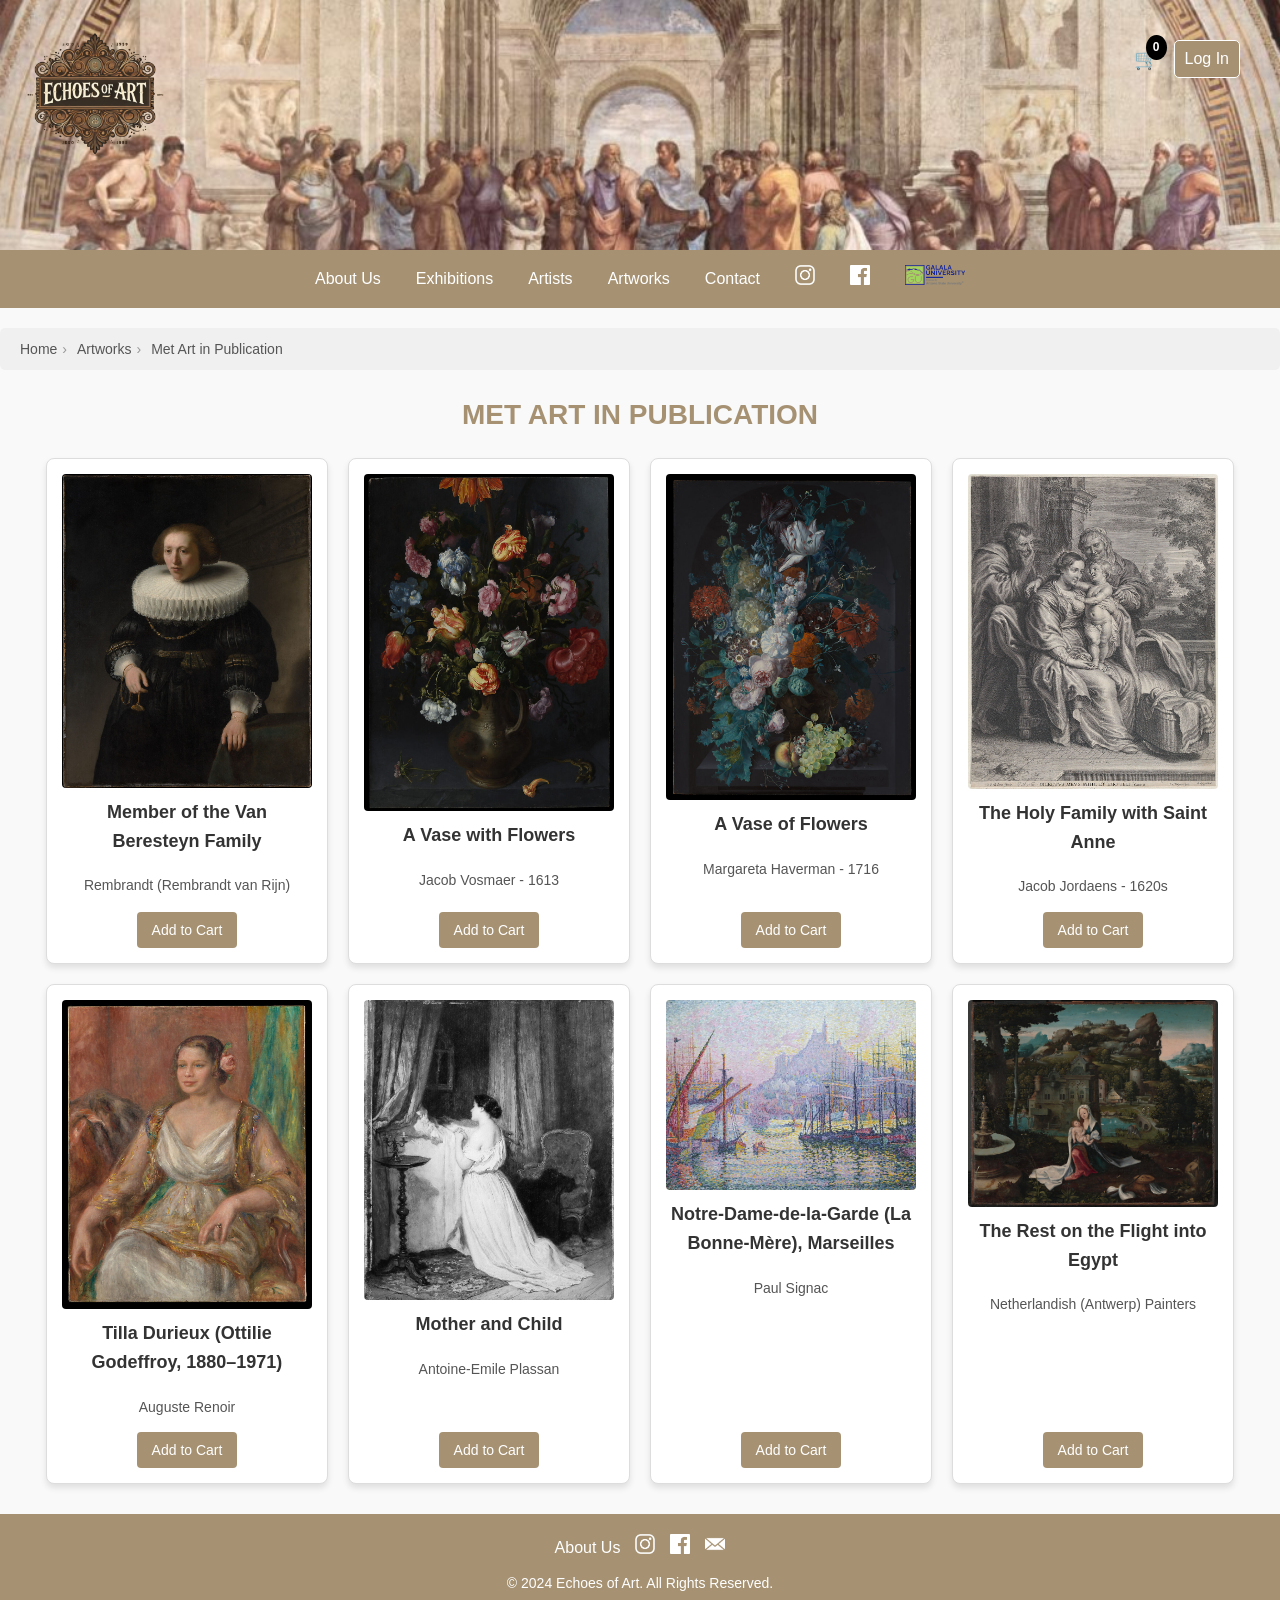
<file: index.html>
<!DOCTYPE html>
<html lang="en">
<head>
    <meta charset="UTF-8">
    <meta name="viewport" content="width=device-width, initial-scale=1.0">
    <title>Echoes of Art</title>
    <link rel="stylesheet" href="css/global.css">
</head>

<body>
   <!-- Header Section -->
<header>
    <div class="header-image">
        <a href="index.html">
            <img src="images/logo.png" alt="Echoes of Art Logo" class="logo">
        </a>
        <!-- Cart and Login Buttons -->
        <div class="header-actions">    
            <div class="cart">
                <span class="cart-icon" onclick="toggleCart()">🛒</span>
                <span class="cart-badge" id="cart-count">0</span>
            </div>
            <a href="pages/login.html" class="login-btn">Log In</a>
        </div>
    </div>

    <!-- Navigation Bar -->
    <nav class="main-nav">
        <ul>
            <li><a href="pages/about.html">About Us</a></li>
            <li><a href="pages/exhibitions.html">Exhibitions</a></li>
            <li><a href="pages/artists.html">Artists</a></li>
            <li><a href="pages/artworks.html">Artworks</a></li>
            <li><a href="pages/contact.html">Contact</a></li>
            <li>
                <a href="https://www.instagram.com/" aria-label="Instagram">
                    <img src="images/ig.png" alt="Instagram Icon" class="icons">
                </a>
            </li>
            <li>
                <a href="https://www.facebook.com/" aria-label="Facebook">
                    <img src="images/fb.png" alt="Facebook Icon" class="icons">
                </a>
            </li>
            <li>
                <a href="https://www.gu.edu.eg/" aria-label="GU Website">
                    <img src="images/GU.png" alt="GU Logo" class="gu">
                </a>
            </li>
        </ul>
    </nav>
</header>

    <!-- Breadcrumb Navigation -->
    <main>
        <nav aria-label="breadcrumb" class="breadcrumb">
            <ul>
                <li><a href="index.html">Home</a> <span>&#8250;</span></li>
                <li><a href="pages/artworks.html">Artworks</a> <span>&#8250;</span></li>
                <li>Met Art in Publication</li>
            </ul>
        </nav>

        <!-- Page Title -->
        <h2>Met Art in Publication</h2>

        <!-- Artworks Section -->
        <section class="artwork-section">
            <!-- Artwork Cards -->
            <div class="artwork-card">
                <img src="images/img1.jpeg" alt="Portrait of a Woman, probably a Member of the Van Beresteyn Family">
                <h3>Member of the Van Beresteyn Family</h3>
                <p>Rembrandt (Rembrandt van Rijn)</p>
                <button class="add-to-cart-btn" data-id="1" data-name="Member of the Van Beresteyn Family" data-price="5000" data-image="images/img1.jpeg">Add to Cart</button>
            </div>

            <div class="artwork-card">
                <img src="images/img2.jpeg" alt="A Vase with Flowers by Jacob Vosmaer">
                <h3>A Vase with Flowers</h3>
                <p>Jacob Vosmaer - 1613</p>
                <button class="add-to-cart-btn" data-id="2" data-name="A Vase with Flowers" data-price="3500" data-image="images/img2.jpeg">Add to Cart</button>
            </div>

            <div class="artwork-card">
                <img src="images/img3.jpeg" alt="A Vase of Flowers by Margareta Haverman">
                <h3>A Vase of Flowers</h3>
                <p>Margareta Haverman - 1716</p>
                <button class="add-to-cart-btn" data-id="3" data-name="A Vase of Flowers" data-price="4000" data-image="images/img3.jpeg">Add to Cart</button>
            </div>

            <div class="artwork-card">
                <img src="images/img4.jpeg" alt="The Holy Family with Saint Anne by Jacob Jordaens">
                <h3>The Holy Family with Saint Anne</h3>
                <p>Jacob Jordaens - 1620s</p>
                <button class="add-to-cart-btn" data-id="4" data-name="The Holy Family with Saint Anne" data-price="6000" data-image="images/img4.jpeg">Add to Cart</button>
            </div>

            <div class="artwork-card">
                <img src="images/img5.jpeg" alt="Tilla Durieux by Auguste Renoir">
                <h3>Tilla Durieux (Ottilie Godeffroy, 1880–1971)</h3>
                <p>Auguste Renoir</p>
                <button class="add-to-cart-btn" data-id="5" data-name="Tilla Durieux" data-price="4500" data-image="images/img5.jpeg">Add to Cart</button>
            </div>

            <div class="artwork-card">
                <img src="images/img6.jpeg" alt="Mother and Child by Antoine-Emile Plassan">
                <h3>Mother and Child</h3>
                <p>Antoine-Emile Plassan</p>
                <button class="add-to-cart-btn" data-id="6" data-name="Mother and Child" data-price="3000" data-image="images/img6.jpeg">Add to Cart</button>
            </div>

            <div class="artwork-card">
                <img src="images/img7.jpg" alt="Notre-Dame-de-la-Garde (La Bonne-Mère) in Marseilles">
                <h3>Notre-Dame-de-la-Garde (La Bonne-Mère), Marseilles</h3>
                <p>Paul Signac</p>
                <button class="add-to-cart-btn" data-id="7" data-name="Notre-Dame-de-la-Garde" data-price="7000" data-image="images/img7.jpeg">Add to Cart</button>
            </div>

            <div class="artwork-card">
                <img src="images/img8.jpeg" alt="The Rest on the Flight into Egypt by Netherlandish Painters">
                <h3>The Rest on the Flight into Egypt</h3>
                <p>Netherlandish (Antwerp) Painters</p>
                <button class="add-to-cart-btn" data-id="8" data-name="The Rest on the Flight into Egypt" data-price="5500" data-image="images/img8.jpeg">Add to Cart</button>
            </div>
        </section>
    </main>

    <!-- Side Cart -->
    <div id="side-cart" class="side-cart">
        <div class="side-cart-header">
            <h3>Your Cart</h3>
            <button class="close-btn" onclick="toggleCart()">×</button>
        </div>
        <ul id="side-cart-items" class="side-cart-items">
            <!-- Items dynamically added here -->
        </ul>
        <div class="side-cart-footer">
            <p>Total: $<span id="side-cart-total">0.00</span></p>
            <button class="checkout-btn">Checkout</button>
        </div>
    </div>

    <!-- Footer Section -->
    <footer>
        <ul>
            <li><a href="pages/about.html">About Us</a></li>
            <li>
                <a href="https://www.instagram.com/" aria-label="Instagram">
                    <img src="images/ig.png" alt="Instagram Icon">
                </a>
            </li>
            <li>
                <a href="https://www.facebook.com/" aria-label="Facebook">
                    <img src="images/fb.png" alt="Facebook Icon">
                </a>
            </li>
            <li>
                <a href="mailto:info@echoesofart.com" aria-label="Email">
                    <img src="images/mail.png" alt="Mail Icon">
                </a>
            </li>
        </ul>
        <p>&copy; 2024 Echoes of Art. All Rights Reserved.</p>
    </footer>

    <script src="java/scripts.js"></script>
</body>
</html>
</file>
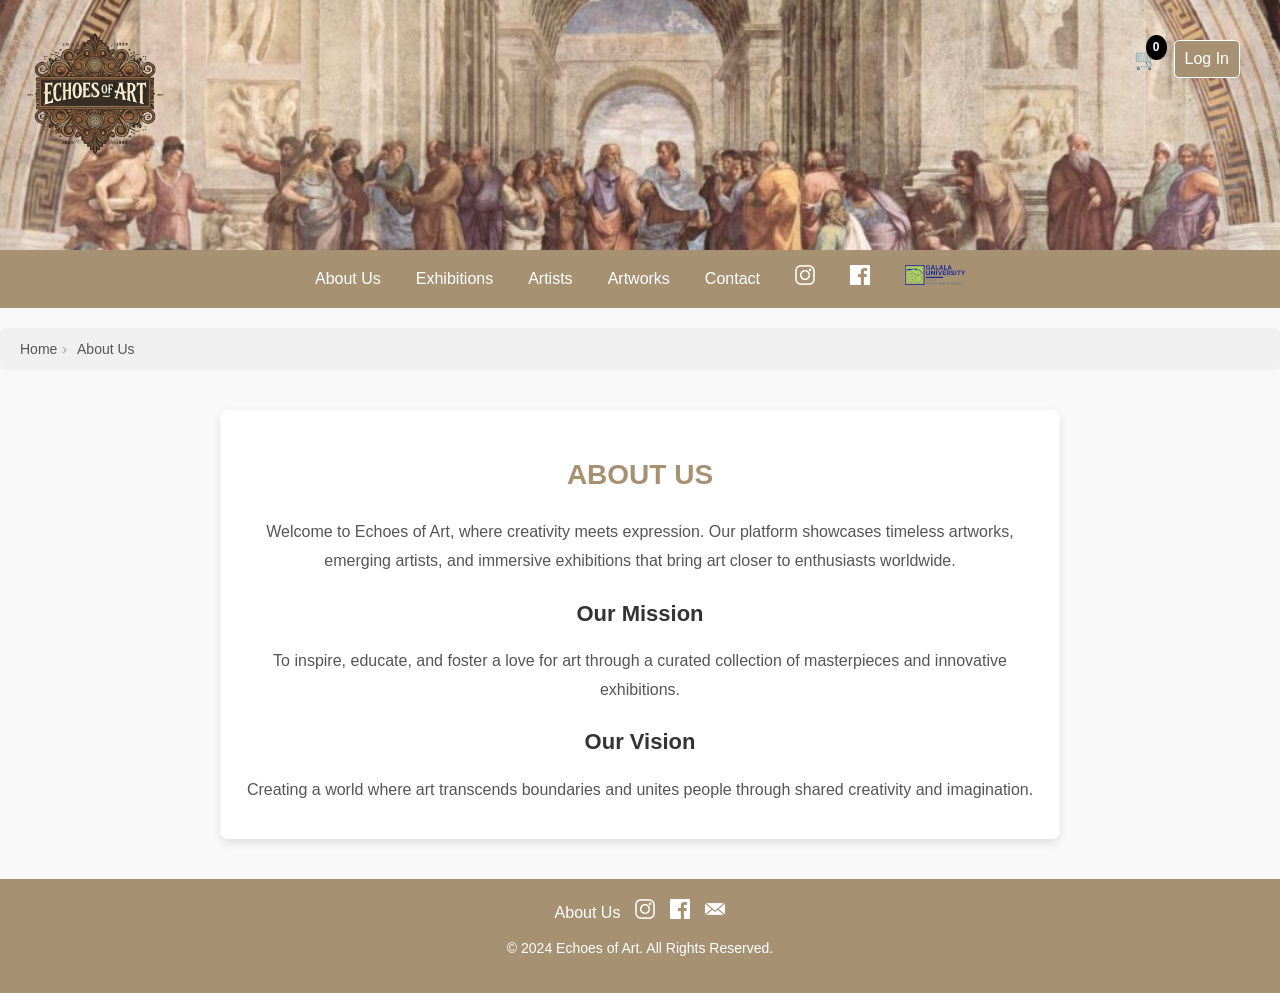
<file: pages/about.html>
<!DOCTYPE html>
<html lang="en">
<head>
    <meta charset="UTF-8">
    <meta name="viewport" content="width=device-width, initial-scale=1.0">
    <title>About Us - Echoes of Art</title>
    <link rel="stylesheet" href="../css/global.css">
</head>
<body>
    <!-- Header -->
    <header>
        <div class="header-image">
            <a href="../index.html">
                <img src="../images/logo.png" alt="Echoes of Art Logo" class="logo">
            </a>
            <!-- Cart and Login Buttons -->
            <div class="header-actions">    
                <div class="cart">
                    <span class="cart-icon">🛒</span>
                    <span class="cart-badge" id="cart-count">0</span>
                </div>
                <a href="login.html" class="login-btn">Log In</a>
            </div>
        </div>
        <nav class="main-nav">
            <ul>
                <li><a href="about.html">About Us</a></li>
                <li><a href="exhibitions.html">Exhibitions</a></li>
                <li><a href="artists.html">Artists</a></li>
                <li><a href="artworks.html">Artworks</a></li>
                <li><a href="contact.html">Contact</a></li>
                <li><a href="https://www.instagram.com/"><img src="../images/ig.png" alt="Instagram" class="icons"></a></li>
                <li><a href="https://www.facebook.com/"><img src="../images/fb.png" alt="Facebook" class="icons"></a></li>
                <li><a href="https://www.gu.edu.eg/"><img src="../images/GU.png" alt="GU Logo" class="gu"></a></li>
            </ul>
        </nav>
    </header>

    <!-- Breadcrumb -->
    <nav aria-label="breadcrumb" class="breadcrumb">
        <ul>
            <li><a href="../index.html">Home</a> <span>&#8250;</span></li>
            <li>About Us</li>
        </ul>
    </nav>

    <!-- About Us Content -->
    <main>
        <section class="about-us">
            <h2>About Us</h2>
            <p>Welcome to Echoes of Art, where creativity meets expression. Our platform showcases timeless artworks, emerging artists, and immersive exhibitions that bring art closer to enthusiasts worldwide.</p>
            <h3>Our Mission</h3>
            <p>To inspire, educate, and foster a love for art through a curated collection of masterpieces and innovative exhibitions.</p>
            <h3>Our Vision</h3>
            <p>Creating a world where art transcends boundaries and unites people through shared creativity and imagination.</p>
        </section>
    </main>

    <!-- Footer -->
    <footer>
        <ul>
            <li><a href="about.html">About Us</a></li>
            <li><a href="https://www.instagram.com/"><img src="../images/ig.png" alt="Instagram"></a></li>
            <li><a href="https://www.facebook.com/"><img src="../images/fb.png" alt="Facebook"></a></li>
            <li><a href="mailto:info@echoesofart.com"><img src="../images/mail.png" alt="Email"></a></li>
        </ul>
        <p>&copy; 2024 Echoes of Art. All Rights Reserved.</p>
    </footer>

    <script src="../java/scripts.js"></script>
</body>
</html>
</file>
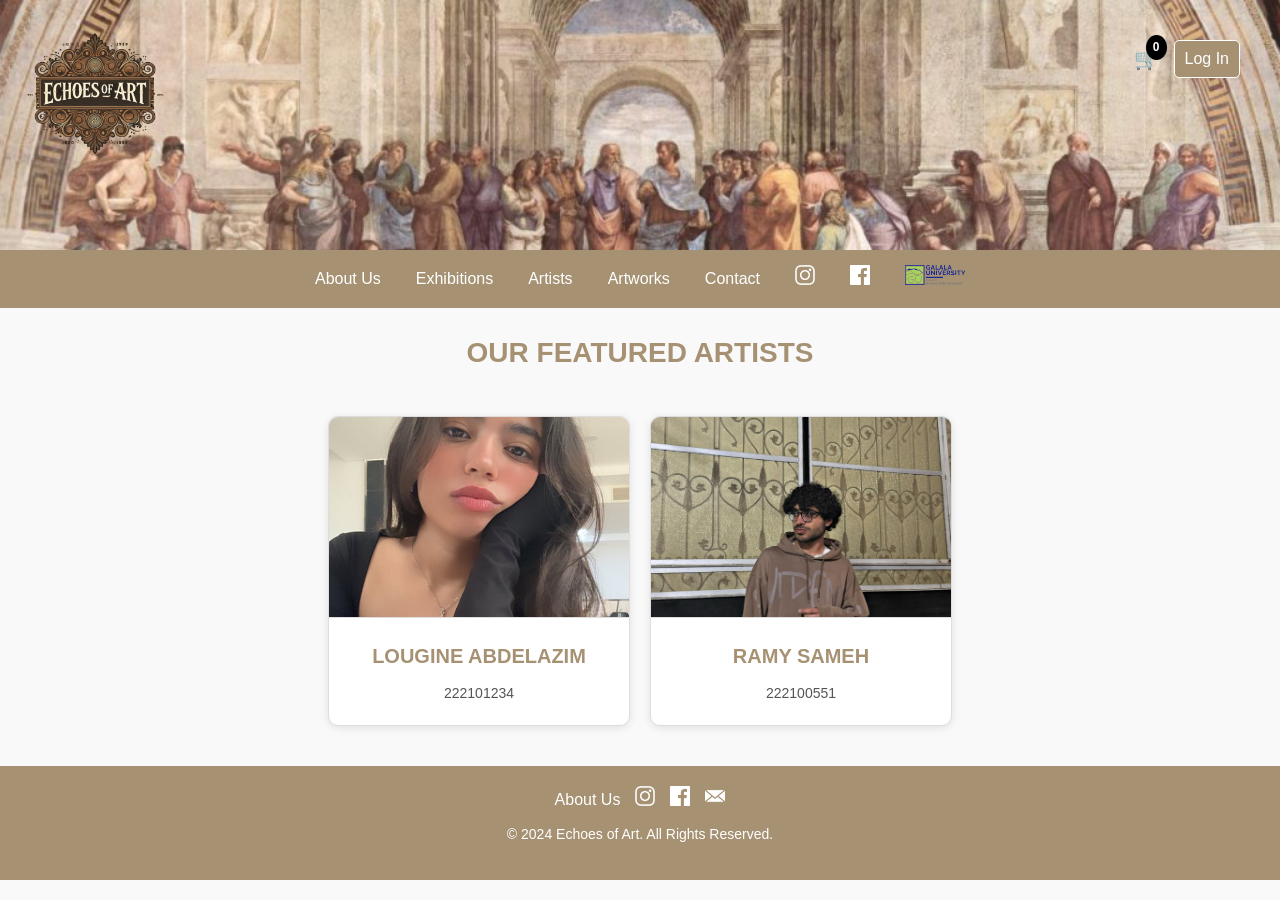
<file: pages/artists.html>
<!DOCTYPE html>
<html lang="en">
<head>
    <meta charset="UTF-8">
    <meta name="viewport" content="width=device-width, initial-scale=1.0">
    <title>Artists - Echoes of Art</title>
    <link rel="stylesheet" href="../css/global.css">
</head>
<body>
    <div class="loader" id="loader"></div>

    <header>
        <div class="header-image">
            <a href="../index.html">
                <img src="../images/logo.png" alt="Echoes of Art Logo" class="logo">
            </a>
            <!-- Cart and Login Buttons -->
            <div class="header-actions">    
                <div class="cart">
                    <span class="cart-icon">🛒</span>
                    <span class="cart-badge" id="cart-count">0</span>
                </div>
                <a href="login.html" class="login-btn">Log In</a>
            </div>
        </div>

        <nav class="main-nav">
            <ul>
                <li><a href="about.html">About Us</a></li>
                <li><a href="exhibitions.html">Exhibitions</a></li>
                <li><a href="artists.html">Artists</a></li>
                <li><a href="artworks.html">Artworks</a></li>
                <li><a href="contact.html">Contact</a></li>
                <li><a href="https://www.instagram.com/"><img src="../images/ig.png" alt="Instagram" class="icons"></a></li>
                <li><a href="https://www.facebook.com/"><img src="../images/fb.png" alt="Facebook" class="icons"></a></li>
                <li><a href="https://www.gu.edu.eg/"><img src="../images/GU.png" alt="GU Logo" class="gu"></a></li>
            </ul>
        </nav>
    </header>

    <main>
        <h2>Our Featured Artists</h2>
        <section class="artist-section">
            <div class="artist-card">
                <img src="../images/lizliz.jpg" alt="Artist 1">
                <h3>Lougine Abdelazim</h3>
                <p>222101234</p>
            </div>
            <div class="artist-card">
                <img src="../images/ramy.jpg" alt="Artist 2">
                <h3>Ramy Sameh</h3>
                <p>222100551</p>
            </div>
            <!-- Add more artist cards here -->
        </section>
    </main>

    <footer>
        <ul>
            <li><a href="../pages/about.html">About Us</a></li>
            <li><a href="https://www.instagram.com/" aria-label="Instagram"><img src="../images/ig.png" alt="Instagram Icon"></a></li>
            <li><a href="https://www.facebook.com/" aria-label="Facebook"><img src="../images/fb.png" alt="Facebook Icon"></a></li>
            <li><a href="mailto:info@echoesofart.com" aria-label="Email"><img src="../images/mail.png" alt="Mail Icon"></a></li>
        </ul>
        <p>&copy; 2024 Echoes of Art. All Rights Reserved.</p>
    </footer>

    <script src="../java/scripts.js"></script>
</body>
</html>
</file>
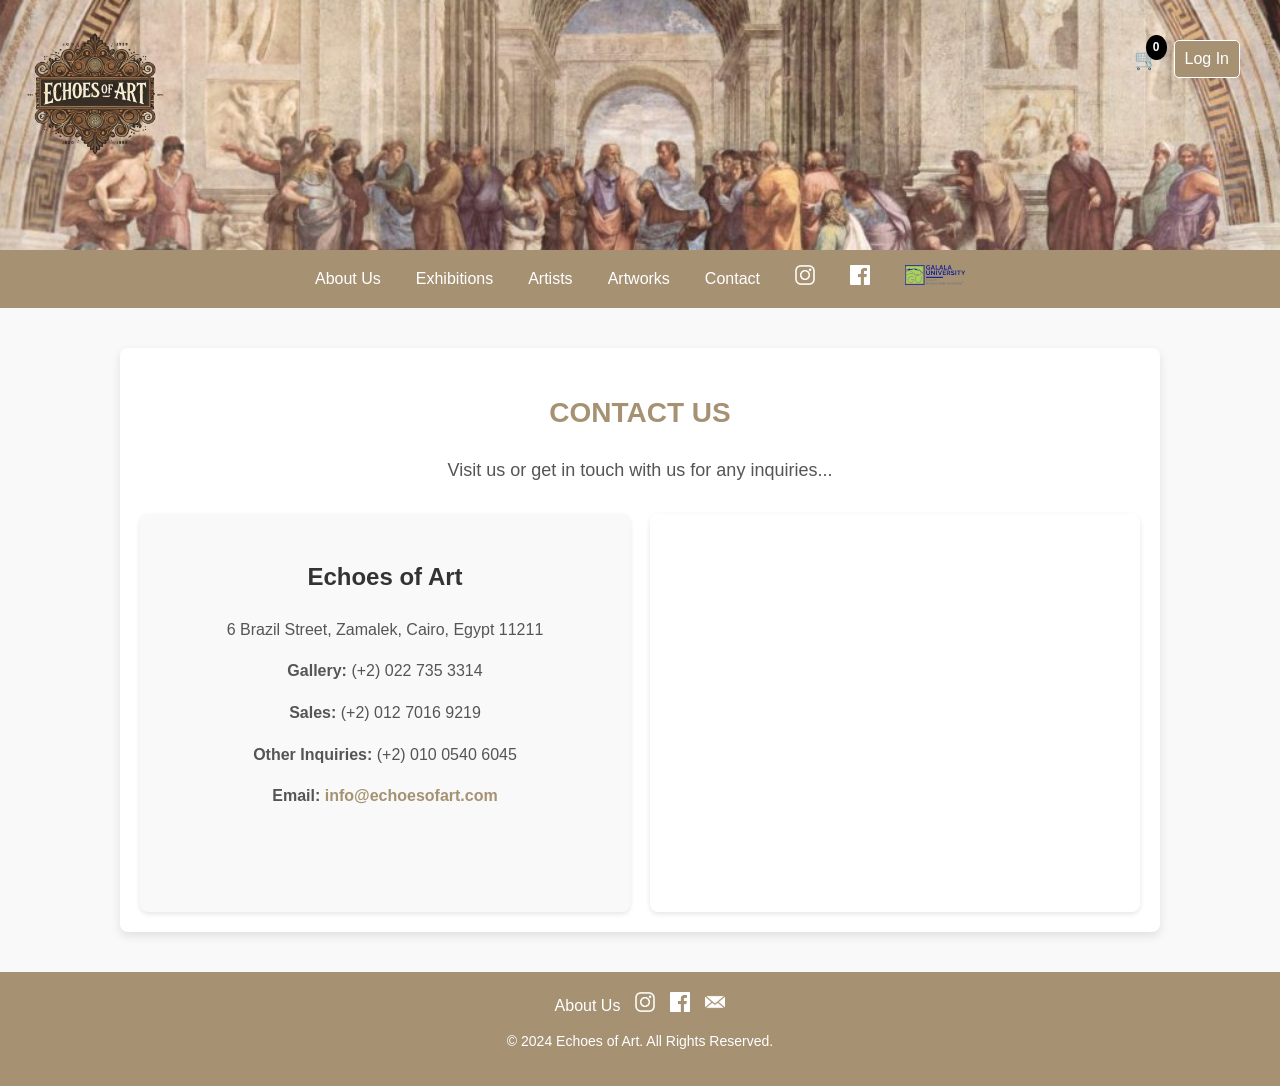
<file: pages/contact.html>
<!DOCTYPE html>
<html lang="en">

<head>
    <meta charset="UTF-8">
    <meta name="viewport" content="width=device-width, initial-scale=1.0">
    <title>Contact Us | Echoes of Art</title>
    <link rel="stylesheet" href="../css/global.css">
</head>

<body>
    <header>
        <div class="header-image">
            <a href="../index.html">
                <img src="../images/logo.png" alt="Echoes of Art Logo" class="logo">
            </a>
            <!-- Cart and Login Buttons -->
            <div class="header-actions">    
                <div class="cart">
                    <span class="cart-icon">🛒</span>
                    <span class="cart-badge" id="cart-count">0</span>
                </div>
                <a href="login.html" class="login-btn">Log In</a>
            </div>
        </div>

        <nav class="main-nav">
            <ul>
                <li><a href="../pages/about.html">About Us</a></li>
                <li><a href="../pages/exhibitions.html">Exhibitions</a></li>
                <li><a href="../pages/artists.html">Artists</a></li>
                <li><a href="../pages/artworks.html">Artworks</a></li>
                <li><a href="../pages/contact.html" class="active">Contact</a></li>
                <li><a href="https://www.instagram.com/"><img src="../images/ig.png" alt="Instagram" class="icons"></a></li>
                <li><a href="https://www.facebook.com/"><img src="../images/fb.png" alt="Facebook" class="icons"></a></li>
                <li><a href="https://www.gu.edu.eg/"><img src="../images/GU.png" alt="GU Website" class="gu"></a></li>
            </ul>
        </nav>
    </header>

    <main>
        <div class="contact-container">
            <h2>Contact Us</h2>
            <p class="intro-text">Visit us or get in touch with us for any inquiries...</p>

            <div class="contact-info">
                <!-- Left Section -->
                <div class="contact-details">
                    <h3>Echoes of Art</h3>
                    <p class="address">6 Brazil Street, Zamalek, Cairo, Egypt 11211</p>

                    <p><strong>Gallery:</strong> (+2) 022 735 3314</p>
                    <p><strong>Sales:</strong> (+2) 012 7016 9219</p>
                    <p><strong>Other Inquiries:</strong> (+2) 010 0540 6045</p>
                    <p><strong>Email:</strong> <a href="mailto:info@echoesofart.com" class="email-link">info@echoesofart.com</a></p>
                </div>

                <!-- Right Section (Google Map) -->
                <div class="map-container">
                    <iframe src="https://www.google.com/maps?q=Zamalek,+Cairo,+Egypt&output=embed" width="100%" height="350" style="border: 0;" allowfullscreen=""></iframe>
                </div>
        </div>
    </main>

    <footer>
        <ul>
            <li><a href="../pages/about.html">About Us</a></li>
            <li><a href="https://www.instagram.com/"><img src="../images/ig.png" alt="Instagram"></a></li>
            <li><a href="https://www.facebook.com/"><img src="../images/fb.png" alt="Facebook"></a></li>
            <li><a href="mailto:info@echoesofart.com"><img src="../images/mail.png" alt="Email"></a></li>
        </ul>
        <p>&copy; 2024 Echoes of Art. All Rights Reserved.</p>
    </footer>

</body>

</html>
</file>
<file: css/global.css>
/* Global Styles */
body {
    margin: 0;
    font-family: Arial, serif;
    color: #333;
    background-color: #f9f9f9;
    line-height: 1.6;
}

a {
    text-decoration: none;
    color: inherit;
}

img {
    max-width: 100%;
    height: auto;
}
h2 {
    font-size: 28px;
    color: #a69273;
    margin-bottom: 20px;
    text-transform: uppercase;
    text-align: center;
}
/* Header Section */
.header-image {
    background-image: url('../images/background.jpg');
    height: 250px;
    background-size: cover;
    background-position: center;
    text-align: center;
    position: relative;
}

.logo {
    position: absolute;
    top: 20px;
    left: 20px;
    width: 150px;
}

/* Header Actions: Cart and Login */
.header-actions {
    position: absolute;
    top: 40px;
    right: 40px;
    display: flex;
    align-items: center;
    gap: 15px;
    z-index: 10;
}

.cart {
    position: relative;
    display: flex;
    align-items: center;
}

.cart-icon {
    font-size: 20px;
    color: white;
    cursor: pointer;
}

.cart-badge {
    position: absolute;
    top: -8px;
    right: -8px;
    background-color: #000;
    color: #fff;
    font-size: 12px;
    font-weight: bold;
    border-radius: 50%;
    padding: 3px 7px;
}

.login-btn {
    background-color: #a69273;
    border: 1px solid white;
    color: white;
    font-size: 16px;
    padding: 5px 10px;
    border-radius: 5px;
    cursor: pointer;
    transition: background-color 0.3s, color 0.3s;
}

.login-btn:hover {
    background-color: white;
    color: #333;
}

/* Header Image */
.header-image {
    background-image: url('../images/background.jpg');
    height: 250px;
    background-size: cover;
    background-position: center;
    text-align: center;
    position: relative;
}

.logo {
    position: absolute;
    top: 20px;
    left: 20px;
    width: 150px;
}

@media (max-width: 768px) {
    .logo {
        width: 120px;
    }

    .header-actions {
        bottom: 10px;
        right: 10px;
        flex-direction: column;
        gap: 10px;
    }

    .login-btn {
        font-size: 14px;
    }
}


@media (max-width: 768px) {
    .logo {
        width: 120px; /* Adjust size for smaller screens */
    }
}

/* Navigation Bar */
.main-nav {
    background-color: #a69273;
    padding: 10px 0;
}

.main-nav ul {
    list-style: none;
    margin: 0;
    padding: 0;
    display: flex;
    flex-wrap: wrap;
    justify-content: center;
    align-items: center;
    gap: 15px;
}

.main-nav li {
    display: flex;
    align-items: center;
}

.main-nav a {
    font-size: 16px;
    color: white;
    padding: 5px 10px;
    transition: color 0.3s;
}

.main-nav a:hover {
    color: #e2d5ac;
}

/* Social Media Icons */
.icons {
    width: 20px;
    transition: transform 0.3s;
}

.icons:hover {
    transform: scale(1.1);
}

.gu {
    width: 60px;
}

/* Cart Section */
.cart {
    position: relative;
    display: flex;
    align-items: center;
}

.cart-icon {
    font-size: 20px;
    color: #fff;
    cursor: pointer;
}

.cart-badge {
    position: absolute;
    top: -8px;
    right: -8px;
    background-color: #000;
    color: #fff;
    font-size: 12px;
    font-weight: bold;
    border-radius: 50%;
    padding: 3px 7px;
}

/* Breadcrumb Navigation */
.breadcrumb {
    margin: 20px auto;
    padding: 10px 20px;
    font-size: 14px;
    color: #555;
    background-color: #f0f0f0;
    border-radius: 5px;
}

.breadcrumb ul {
    list-style: none;
    display: flex;
    gap: 5px;
    margin: 0;
    padding: 0;
}

.breadcrumb li {
    display: flex;
    align-items: center;
}

.breadcrumb a {
    color: #555;
    transition: color 0.3s;
}

.breadcrumb a:hover {
    color: #a69273;
}

.breadcrumb span {
    margin: 0 5px;
    color: #999;
}

/* Artwork Section */
.artwork-section {
    display: flex;
    flex-wrap: wrap;
    gap: 20px; /* Spacing between cards */
    justify-content: center;
}

.artwork-card {
    display: flex;
    flex-direction: column;
    align-items: center;
    justify-content: space-between;
    width: 250px; /* Standard width for all cards */
    padding: 15px;
    border: 1px solid #ddd;
    border-radius: 8px;
    text-align: center;
    background-color: #fff;
    box-shadow: 0 4px 6px rgba(0, 0, 0, 0.1);
    transition: transform 0.3s, box-shadow 0.3s;
}
.artwork-card:hover{
    transform: scale(1.05);
    box-shadow: 0 4px 12px rgba(0, 0, 0, 0.2);
}

.artwork-card img {
    width: 100%; /* Responsive images */
    height: auto;
    border-radius: 4px;
}

.artwork-card h3 {
    font-size: 18px;
    margin: 10px 0 5px;
}

.artwork-card p {
    font-size: 14px;
    color: #555;
}

.add-to-cart-btn {
    margin-top: auto;
    padding: 10px 15px;
    font-size: 14px;
    background-color: #A69273;
    color: #fff;
    border: none;
    border-radius: 4px;
    cursor: pointer;
    transition: background-color 0.3s ease;
}

.add-to-cart-btn:hover {
    background-color: #e2d5ac;
    color: #333;
}

/* Side Cart Styles */
.side-cart {
    position: fixed;
    top: 0;
    right: -100%;
    width: 500px;
    height: 100%;
    background-color: #D6C6B0;
    box-shadow: -2px 0 5px rgba(0, 0, 0, 0.2);
    transition: right 0.3s ease;
    z-index: 1000;
    display: flex;
    flex-direction: column;
}

.side-cart-header {
    background-color: #A69273   ;
    color: white;
    padding: 10px;
    display: flex;
    justify-content: space-between;
    align-items: center;
}

.side-cart-header h3 {
    margin: 0;
}

.side-cart-header .close-btn {
    background: none;
    border: none;
    color: white;
    font-size: 24px;
    cursor: pointer;
}

.side-cart-items {
    flex-grow: 1;
    list-style: none;
    margin: 0;
    padding: 10px;
    overflow-y: auto;
}

.side-cart-items li {
    display: flex;
    justify-content: space-between;
    margin-bottom: 10px;
    padding: 10px;
    border-bottom: 1px solid #ccc;
}

.side-cart-footer {
    padding: 10px;
    background-color: #f4f4f4;
    text-align: center;
}

.checkout-btn {
    background-color: #A69273;
    color: white;
    padding: 10px;
    border: none;
    width: 100%;
    cursor: pointer;
}

.checkout-btn:hover {
    background-color: #e2d5ac;
}

/* Active Cart State */
.side-cart.active {
    right: 0;
}

/* Style for cart item images */
.cart-item img {
    width: 50px;
    height: 50px;
    margin-right: 10px;
}

/* Style for remove button */
.remove-btn {
    background-color: rgb(124, 0, 0);
    color: white;
    border: none;
    cursor: pointer;
    border-radius: 6px;
}

/* Style for quantity buttons */
.quantity-btn {
    background-color: lightgrey;
    border: none;
    padding: 5px;
    cursor: pointer;
}

/* Style for cart item quantity */
.quantity {
    display: flex;
    align-items: center;
}


/* About Us Section */
.about-us {
    max-width: 800px;
    margin: 40px auto;
    text-align: center;
    padding: 20px;
    background-color: #fff;
    box-shadow: 0 4px 10px rgba(0, 0, 0, 0.1);
    border-radius: 8px;
}

.about-us h2 {
    font-size: 28px;
    color: #a69273;
    margin-bottom: 20px;
    text-transform: uppercase;
}

.about-us p {
    font-size: 16px;
    color: #555;
    margin-bottom: 15px;
    line-height: 1.8;
}

.about-us h3 {
    font-size: 22px;
    color: #333;
    margin: 20px 0 10px;
}

/* Artist Section */
.artist-section {
    display: flex;
    flex-wrap: wrap;
    justify-content: center;
    gap: 20px;
    margin: 40px auto;
    padding: 0 20px;
}

.artist-card {
    width: 300px;
    background-color: #fff;
    border: 1px solid #ddd;
    border-radius: 10px;
    overflow: hidden;
    box-shadow: 0 2px 8px rgba(0, 0, 0, 0.1);
    transition: transform 0.3s, box-shadow 0.3s;
    text-align: center;
}

.artist-card:hover {
    transform: scale(1.05);
    box-shadow: 0 4px 12px rgba(0, 0, 0, 0.2);
}

.artist-card img {
    width: 100%;
    height: 200px;
    object-fit: cover;
    border-bottom: 1px solid #ddd;
}

.artist-card h3 {
    font-size: 20px;
    color: #a69273;
    margin: 15px 0 10px;
    text-transform: uppercase;
}

.artist-card p {
    font-size: 14px;
    color: #555;
    margin: 0 15px 20px;
    line-height: 1.6;
}

/* Responsive Design for Artist Section */
@media (max-width: 768px) {
    .artist-card {
        width: 90%;
    }
}

@media (max-width: 480px) {
    .artist-card {
        width: 100%;
    }

    .artist-card img {
        height: 150px;
    }

    .artist-card h3 {
        font-size: 18px;
    }

    .artist-card p {
        font-size: 13px;
    }
}

/* Exhibition Section */
.exhibition-section {
    display: flex;
    flex-wrap: wrap;
    justify-content: center;
    gap: 30px;
    margin: 40px auto;
    padding: 20px;
}

.exhibition-card {
    width: 350px;
    background-color: #fff;
    border: 1px solid #ddd;
    border-radius: 10px;
    overflow: hidden;
    box-shadow: 0 2px 8px rgba(0, 0, 0, 0.1);
    text-align: center;
    transition: transform 0.3s, box-shadow 0.3s;
}

.exhibition-card:hover {
    transform: scale(1.05);
    box-shadow: 0 4px 12px rgba(0, 0, 0, 0.2);
}

.exhibition-card img {
    width: 100%;
    height: 200px;
    object-fit: cover;
    border-bottom: 1px solid #ddd;
}

.exhibition-card h3 {
    font-size: 22px;
    color: #a69273;
    margin: 15px 0 10px;
    text-transform: uppercase;
}

.exhibition-card p {
    font-size: 14px;
    color: #555;
    margin: 0 15px 15px;
    line-height: 1.6;
}

.btn-learn-more {
    background-color: #a69273;
    color: #fff;
    border: none;
    border-radius: 5px;
    padding: 10px 20px;
    font-size: 14px;
    cursor: pointer;
    transition: background-color 0.3s;
    margin-bottom: 15px;
}

.btn-learn-more:hover {
    background-color: #e2d5ac;
    color: #333;
}

/* Intro Paragraph */
.exhibition-intro {
    max-width: 800px;
    margin: 0 auto 20px;
    text-align: center;
    font-size: 16px;
    color: #555;
    line-height: 1.8;
}

/* Responsive Design for Exhibition Section */
@media (max-width: 768px) {
    .exhibition-card {
        width: 90%;
    }
}

@media (max-width: 480px) {
    .exhibition-card {
        width: 100%;
    }

    .btn-learn-more {
        padding: 8px 15px;
        font-size: 12px;
    }
}

/* Login Page Styles */
.login-container {
    max-width: 400px;
    margin: 40px auto;
    padding: 30px;
    background-color: #fff;
    border-radius: 8px;
    box-shadow: 0 4px 10px rgba(0, 0, 0, 0.1);
    text-align: center;
}

.login-container h2 {
    font-size: 26px;
    color: #a69273;
    margin-bottom: 20px;
    font-weight: bold;
}

.login-form {
    width: 100%;
}

.form-group {
    margin-bottom: 20px;
}

label {
    font-size: 14px;
    color: #555;
    display: block;
    margin-bottom: 5px;
}

input[type="text"],
input[type="password"] {
    width: 100%;
    padding: 10px;
    border: 1px solid #ddd;
    border-radius: 5px;
    font-size: 16px;
    color: #333;
    box-sizing: border-box;
}

input[type="text"]:focus,
input[type="password"]:focus {
    border-color: #a69273;
    outline: none;
}

.submit-btn {
    background-color: #a69273;
    color: white;
    border: none;
    padding: 12px 25px;
    font-size: 16px;
    border-radius: 5px;
    width: 100%;
    cursor: pointer;
    transition: background-color 0.3s;
}

.submit-btn:hover {
    background-color: #e2d5ac;
    color: #333;
}

.forgot-password {
    display: block;
    font-size: 14px;
    color: #555;
    text-decoration: none;
    margin-top: 10px;
}

.forgot-password:hover {
    color: #a69273;
}

/* Mobile Responsive Design */
@media (max-width: 768px) {
    .login-container {
        width: 90%;
        padding: 20px;
    }
}

@media (max-width: 480px) {
    .login-container h2 {
        font-size: 22px;
    }

    input[type="text"],
    input[type="password"] {
        font-size: 14px;
    }

    .submit-btn {
        font-size: 14px;
        padding: 10px 20px;
    }
}

/* Contact Section */
.contact-container {
    max-width: 1000px;
    margin: 40px auto;
    padding: 20px;
    background-color: #fff;
    border-radius: 8px;
    box-shadow: 0 4px 10px rgba(0, 0, 0, 0.1);
    text-align: center;
}

.contact-container h2 {
    font-size: 28px;
    color: #a69273;
    margin-bottom: 20px;
}

.contact-container .intro-text {
    font-size: 18px;
    color: #555;
    margin-bottom: 30px;
}

.contact-info {
    display: flex;
    justify-content: space-between;
    gap: 20px;
    flex-wrap: wrap;
}

.contact-details {
    flex: 1;
    min-width: 300px;
    background-color: #f9f9f9;
    padding: 20px;
    border-radius: 8px;
    box-shadow: 0 2px 5px rgba(0, 0, 0, 0.1);
}

.contact-details h3 {
    font-size: 24px;
    color: #333;
    margin-bottom: 20px;
}

.contact-details p {
    font-size: 16px;
    color: #555;
    margin-bottom: 15px;
}

.contact-details a.email-link {
    color: #a69273;
    font-weight: bold;
}

.contact-details a.email-link:hover {
    color: #e2d5ac;
}

/* Google Map Section */
.map-container {
    flex: 1;
    min-width: 300px;
    padding: 20px;
    border-radius: 8px;
    box-shadow: 0 2px 5px rgba(0, 0, 0, 0.1);
}

.map-container iframe {
    border-radius: 8px;
}

/* Responsive Design */
@media (max-width: 768px) {
    .contact-info {
        flex-direction: column;
        gap: 20px;
    }

    .contact-details {
        min-width: 100%;
    }

    .map-container {
        min-width: 100%;
    }
}

@media (max-width: 480px) {
    .contact-container {
        padding: 15px;
    }

    .contact-details p {
        font-size: 14px;
    }
}

/* Artworks Page Styles */
.artworks-section {
    padding: 40px 20px;
    background-color: #f4f4f4;
    text-align: center;
}

.artworks-section h2 {
    font-size: 36px;
    color: #a69273;
    margin-bottom: 10px;
}

.artworks-intro {
    font-size: 18px;
    color: #555;
    margin-bottom: 40px;
    max-width: 800px;
    margin-left: auto;
    margin-right: auto;
}

.artworks-gallery {
    display: grid;
    grid-template-columns: repeat(auto-fill, minmax(280px, 1fr));
    gap: 30px;
    padding: 0 20px;
}

/* Mobile Responsive Design */
@media (max-width: 768px) {
    .artworks-gallery {
        grid-template-columns: repeat(auto-fill, minmax(250px, 1fr));
    }

    .artwork-card h3 {
        font-size: 20px;
    }

    .artwork-card p {
        font-size: 14px;
    }
}

@media (max-width: 480px) {
    .artworks-section h2 {
        font-size: 28px;
    }

    .artworks-intro {
        font-size: 16px;
    }
}

/* Registration Page Styles */
.registration-section {
    padding: 40px 20px;
    background-color: #f4f4f4;
    text-align: center;
}

.registration-section h2 {
    font-size: 36px;
    color: #a69273;
    margin-bottom: 10px;
}

.registration-section p {
    font-size: 18px;
    color: #555;
    margin-bottom: 40px;
    max-width: 800px;
    margin-left: auto;
    margin-right: auto;
}

.registration-form {
    max-width: 500px;
    margin: 0 auto;
    background-color: white;
    padding: 30px;
    border-radius: 8px;
    box-shadow: 0 4px 12px rgba(0, 0, 0, 0.1);
}

.form-group {
    margin-bottom: 20px;
    text-align: left;
}

.form-group label {
    display: block;
    font-size: 16px;
    color: #333;
    margin-bottom: 8px;
}

.form-group input {
    width: 100%;
    padding: 12px;
    font-size: 16px;
    border: 1px solid #ccc;
    border-radius: 8px;
    background-color: #f9f9f9;
    box-sizing: border-box;
}

.form-group input:focus {
    border-color: #a69273;
    outline: none;
}

.submit-btn {
    width: 100%;
    padding: 12px;
    background-color: #a69273;
    color: white;
    border: none;
    font-size: 18px;
    border-radius: 8px;
    cursor: pointer;
}

.submit-btn:hover {
    background-color: #8e7c56;
}

.form-group p {
    font-size: 14px;
    color: #555;
}

.form-group a {
    color: #a69273;
    text-decoration: none;
}

.form-group a:hover {
    text-decoration: underline;
}

/* Mobile Responsive Design */
@media (max-width: 768px) {
    .registration-section h2 {
        font-size: 28px;
    }

    .registration-form {
        padding: 20px;
    }

    .form-group input {
        font-size: 14px;
    }

    .submit-btn {
        font-size: 16px;
    }
}


/* Footer */
footer {
    background-color: #a69273;
    color: white;
    text-align: center;
    padding: 20px 10px;
    margin-top: 30px;
}

footer ul {
    list-style: none;
    margin: 0;
    padding: 0;
    display: flex;
    justify-content: center;
    gap: 15px;
}

footer li {
    display: flex;
    align-items: center;
}

footer a {
    transition: color 0.3s;
}

footer a:hover {
    color: #fff;
    background-color: #e2d5ac;
}

footer img {
    width: 20px;
    transition: transform 0.3s;
}

footer img:hover {
    transform: scale(1.1);
}

footer p {
    margin-top: 10px;
    font-size: 14px;
}

/* Responsive Design */
@media (max-width: 768px) {
    .main-nav ul {
        flex-direction: column;
        gap: 10px;
    }

    .artwork-card {
        width: 90%;
    }

    .breadcrumb {
        text-align: center;
    }

    footer ul {
        flex-direction: column;
        gap: 10px;
    }

    .logo {
        width: 120px;
    }
}

@media (max-width: 480px) {
    .artwork-section {
        flex-direction: column;
    }

    .artwork-card {
        width: 100%;
    }
}
</file>
